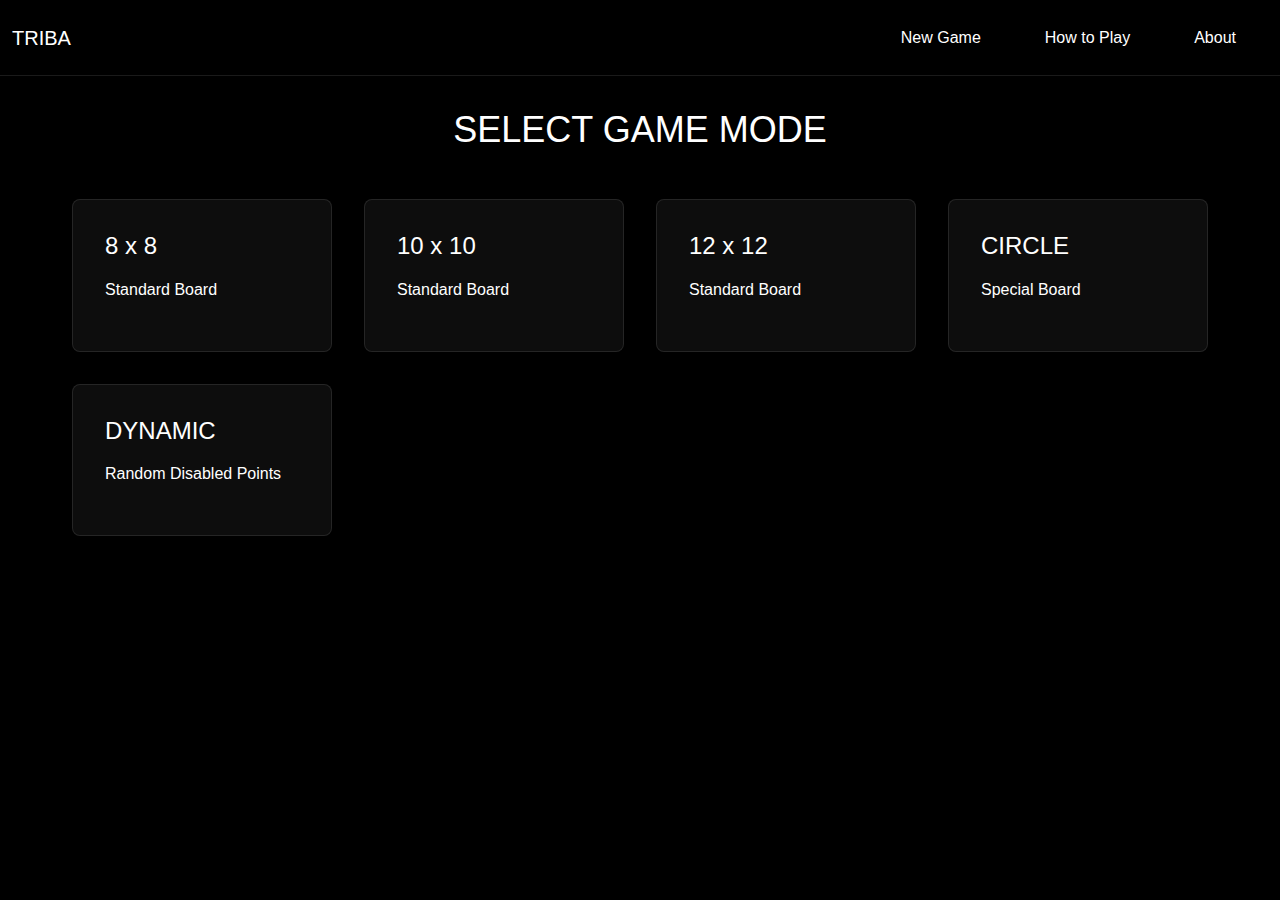
<file: index.html>
<!DOCTYPE html>
<html>
<head>
    <meta charset="UTF-8">
    <meta name="viewport" content="width=device-width, initial-scale=1.0">
    <title>Triba Game</title>
    <link href="https://cdn.jsdelivr.net/npm/bootstrap@5.3.2/dist/css/bootstrap.min.css" rel="stylesheet">
    <link href="https://cdn.jsdelivr.net/npm/bootstrap-icons@1.11.2/font/bootstrap-icons.css" rel="stylesheet">
    <link rel="stylesheet" href="styles.css">
</head>
<body>
    <!-- Sidebar for mobile -->
    <div class="sidebar" id="sidebar">
        <ul class="navbar-nav">
            <li class="nav-item">
                <a class="nav-link" href="index.html" >New Game</a>
            </li>
            <li class="nav-item">
                <a class="nav-link" href="instructions.html" >How to Play</a>
            </li>
            <li class="nav-item">
                <a class="nav-link" href="about.html" >About</a>
            </li>
        </ul>
    </div>

    <!-- Navbar -->
    <nav class="navbar navbar-expand-lg navbar-dark fixed-top custom-navbar">
        <div class="container-fluid">
            <a class="navbar-brand" href="index.html">TRIBA</a>
            <!-- Mobile toggle -->
            <button class="navbar-toggler d-lg-none" type="button" onclick="toggleSidebar()">
                <span class="navbar-toggler-icon"></span>
            </button>
            <!-- Desktop menu -->
            <div class="collapse navbar-collapse justify-content-end" id="navbarNav">
                <ul class="navbar-nav">
                    <li class="nav-item">
                        <a class="nav-link" href="index.html">New Game</a>
                    </li>
                    <li class="nav-item">
                        <a class="nav-link" href="instructions.html">How to Play</a>
                    </li>
                    <li class="nav-item">
                        <a class="nav-link" href="about.html">About</a>
                    </li>
                </ul>
            </div>
        </div>
    </nav>

    <div class="content-wrapper">
        <section id="new-game" class="section active">
            <h1>SELECT GAME MODE</h1>
            <div class="game-modes">
                <div class="mode-card" data-mode="8x8">
                    <h2>8 x 8</h2>
                    <p>Standard Board</p>
                </div>
                <div class="mode-card" data-mode="10x10">
                    <h2>10 x 10</h2>
                    <p>Standard Board</p>
                </div>
                <div class="mode-card" data-mode="12x12">
                    <h2>12 x 12</h2>
                    <p>Standard Board</p>
                </div>
                <div class="mode-card" data-mode="circle">
                    <h2>CIRCLE</h2>
                    <p>Special Board</p>
                </div>
                <div class="mode-card" data-mode="dynamic">
                    <h2>DYNAMIC</h2>
                    <p>Random Disabled Points</p>
                </div>
            </div>
        </section>
    </div>

    <!-- Bootstrap JS -->
    <script src="https://cdn.jsdelivr.net/npm/bootstrap@5.3.2/dist/js/bootstrap.bundle.min.js"></script>
    <script src="script.js"></script>
    <script src="menu.js"></script>
</body>
</html>
</file>
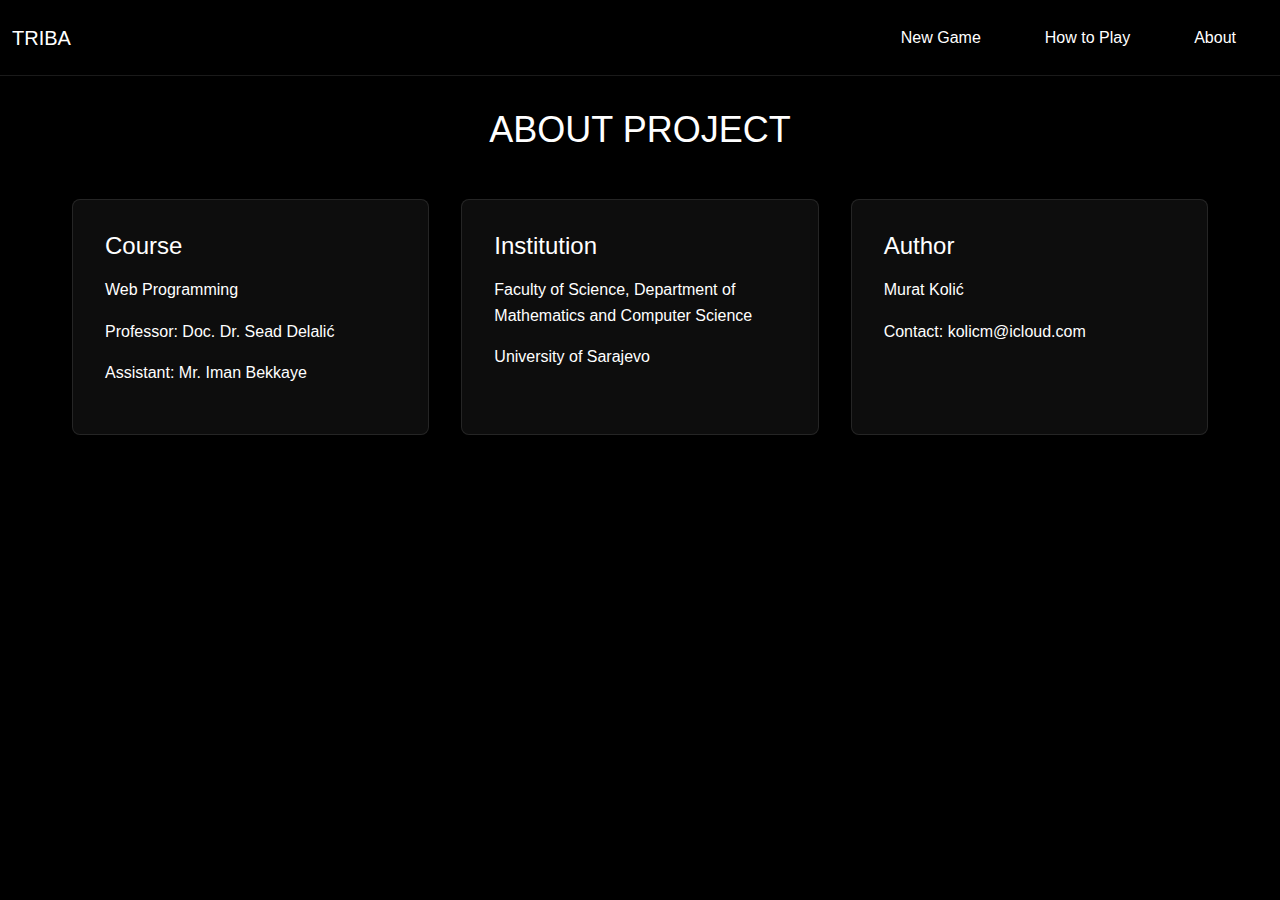
<file: about.html>
<!DOCTYPE html>
<html>
<head>
    <meta charset="UTF-8">
    <meta name="viewport" content="width=device-width, initial-scale=1.0">
    <title>Triba Game</title>
    <link href="https://cdn.jsdelivr.net/npm/bootstrap@5.3.2/dist/css/bootstrap.min.css" rel="stylesheet">
    <link href="https://cdn.jsdelivr.net/npm/bootstrap-icons@1.11.2/font/bootstrap-icons.css" rel="stylesheet">
    <link rel="stylesheet" href="styles.css">
</head>
<body>
    <!-- Sidebar for mobile -->
    <div class="sidebar" id="sidebar">
        <ul class="navbar-nav">
            <li class="nav-item">
                <a class="nav-link" href="index.html" >New Game</a>
            </li>
            <li class="nav-item">
                <a class="nav-link" href="instructions.html" >How to Play</a>
            </li>
            <li class="nav-item">
                <a class="nav-link" href="about.html" >About</a>
            </li>
        </ul>
    </div>

    <!-- Navbar -->
    <nav class="navbar navbar-expand-lg navbar-dark fixed-top custom-navbar">
        <div class="container-fluid">
            <a class="navbar-brand" href="index.html">TRIBA</a>
            <!-- Mobile toggle -->
            <button class="navbar-toggler d-lg-none" type="button" onclick="toggleSidebar()">
                <span class="navbar-toggler-icon"></span>
            </button>
            <!-- Desktop menu -->
            <div class="collapse navbar-collapse justify-content-end" id="navbarNav">
                <ul class="navbar-nav">
                    <li class="nav-item">
                        <a class="nav-link" href="index.html" >New Game</a>
                    </li>
                    <li class="nav-item">
                        <a class="nav-link" href="instructions.html" >How to Play</a>
                    </li>
                    <li class="nav-item">
                        <a class="nav-link" href="about.html" >About</a>
                    </li>
                </ul>
            </div>
        </div>
    </nav>

    <div class="content-wrapper">
        <h1>ABOUT PROJECT</h1>
        <div class="about-content">
                <div class="about-item">
                    <h2>Course</h2>
                    <p>Web Programming</p>
                    <p>Professor: Doc. Dr. Sead Delalić</p>
                    <p>Assistant: Mr. Iman Bekkaye</p>
                </div>
                <div class="about-item">
                    <h2>Institution</h2>
                    <p>Faculty of Science, Department of Mathematics and Computer Science</p>
                    <p>University of Sarajevo</p>
                </div>
                <div class="about-item">
                    <h2>Author</h2>
                    <p>Murat Kolić</p>
                    <p>Contact: kolicm@icloud.com</p>
                </div>
            </div>
    </div>


    <script src="https://cdn.jsdelivr.net/npm/bootstrap@5.3.2/dist/js/bootstrap.bundle.min.js"></script>
    <script src="script.js"></script>
    <script src="menu.js"></script>
</body>
</html>
</file>
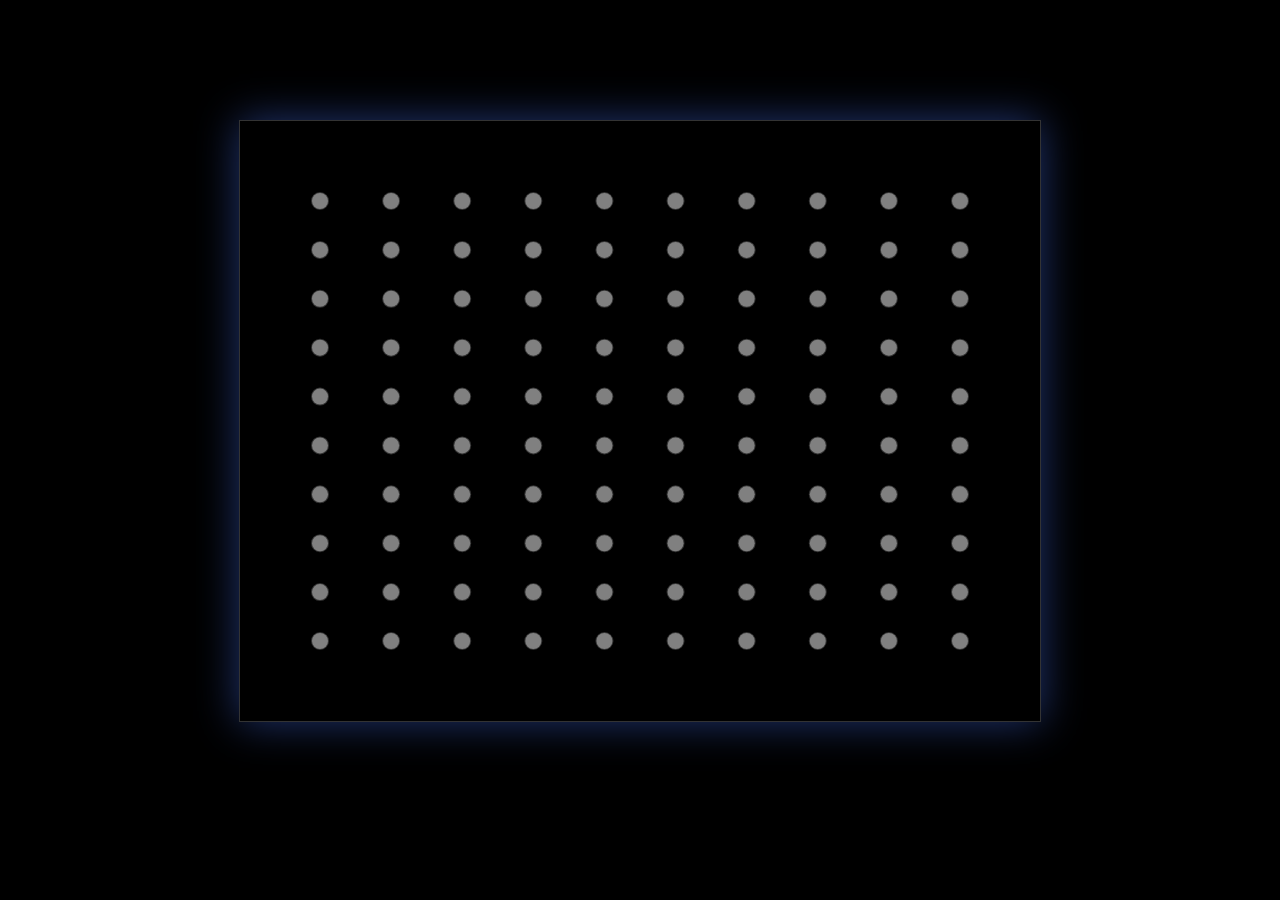
<file: board10x10.html>
<!DOCTYPE html>
<html>
<head>
    <title>Triba Game</title>
    <style>
        body {
            background-color: #000;
            color: white;
        }
        .game-container {
            display: flex;
            justify-content: center;
            align-items: center;
            gap: 200px;
            margin: 100px 20px 20px 20px;
        }
        .sideline {
            width: 10px;
            height: 600px;
            transition: background-color 0.3s ease;
        }
        canvas {
            border: 1px solid #333;
            background-color: #000;
            transition: box-shadow 0.3s ease;
        }
        .canvas-wrapper {
            padding: 20px;
        }
    </style>
</head>
<body>
   
    <div class="game-container">
        <div id="leftLine" class="sideline"></div>
        <div class="canvas-wrapper">
            <canvas id="gameCanvas" width="800" height="600"></canvas>
        </div>
        <div id="rightLine" class="sideline"></div>
    </div>
    <script src="script.js"></script>
</body>
</html>
</file>
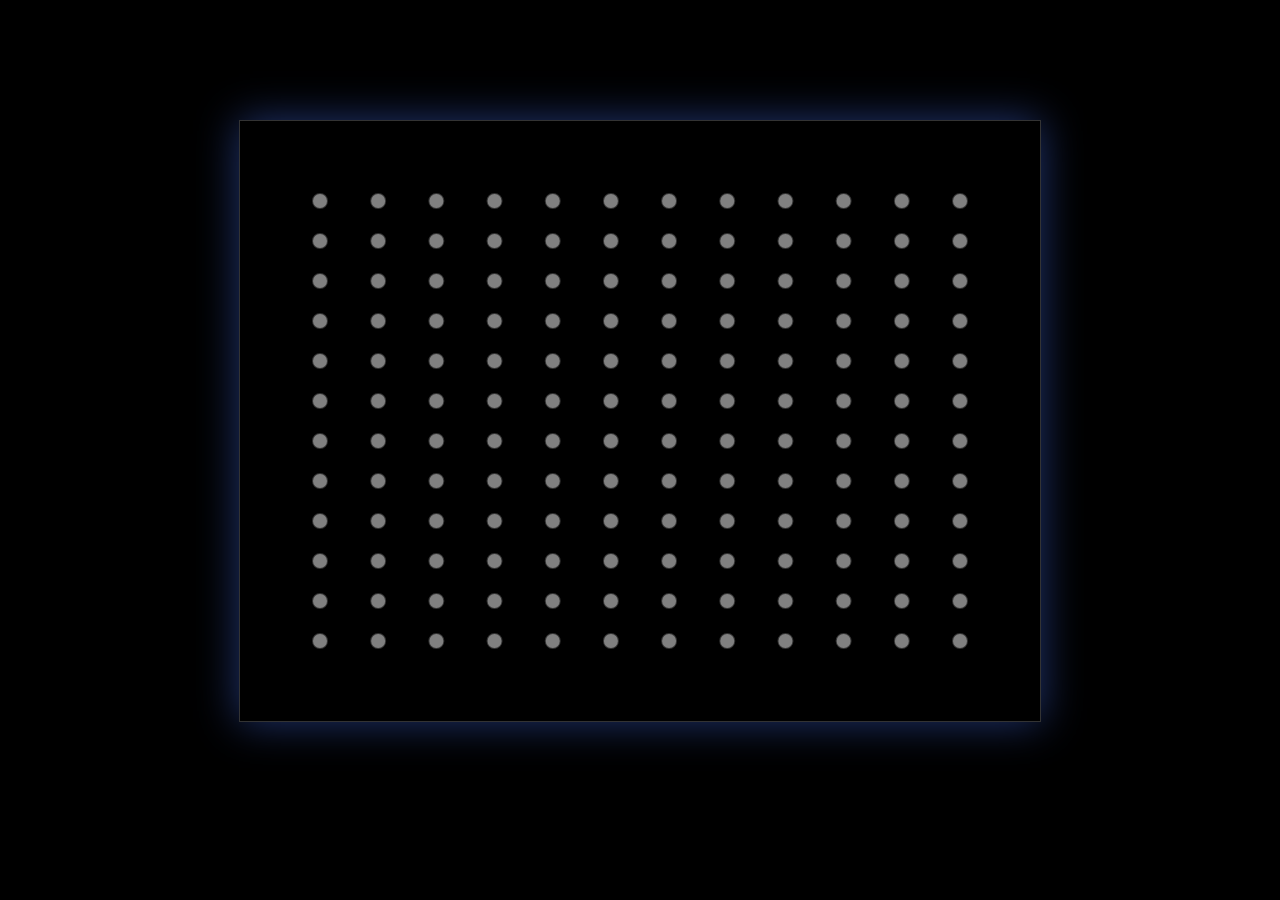
<file: board12x12.html>
<!DOCTYPE html>
<html>
<head>
    <title>Triba - 12x12</title>
    <style>
        body {
            background-color: #000;
            color: white;
        }
        .game-container {
            display: flex;
            justify-content: center;
            align-items: center;
            gap: 200px;
            margin: 100px 20px 20px 20px;
        }
        .sideline {
            width: 10px;
            height: 600px;
            transition: background-color 0.3s ease;
        }
        canvas {
            border: 1px solid #333;
            background-color: #000;
            transition: box-shadow 0.3s ease;
        }
        .canvas-wrapper {
            padding: 20px;
        }
    </style>
</head>
<body>
    <div class="game-container">
        <div id="leftLine" class="sideline"></div>
        <div class="canvas-wrapper">
            <canvas id="gameCanvas" width="800" height="600"></canvas>
        </div>
        <div id="rightLine" class="sideline"></div>
    </div>
    <script src="script.js"></script>
</body>
</html>
</file>
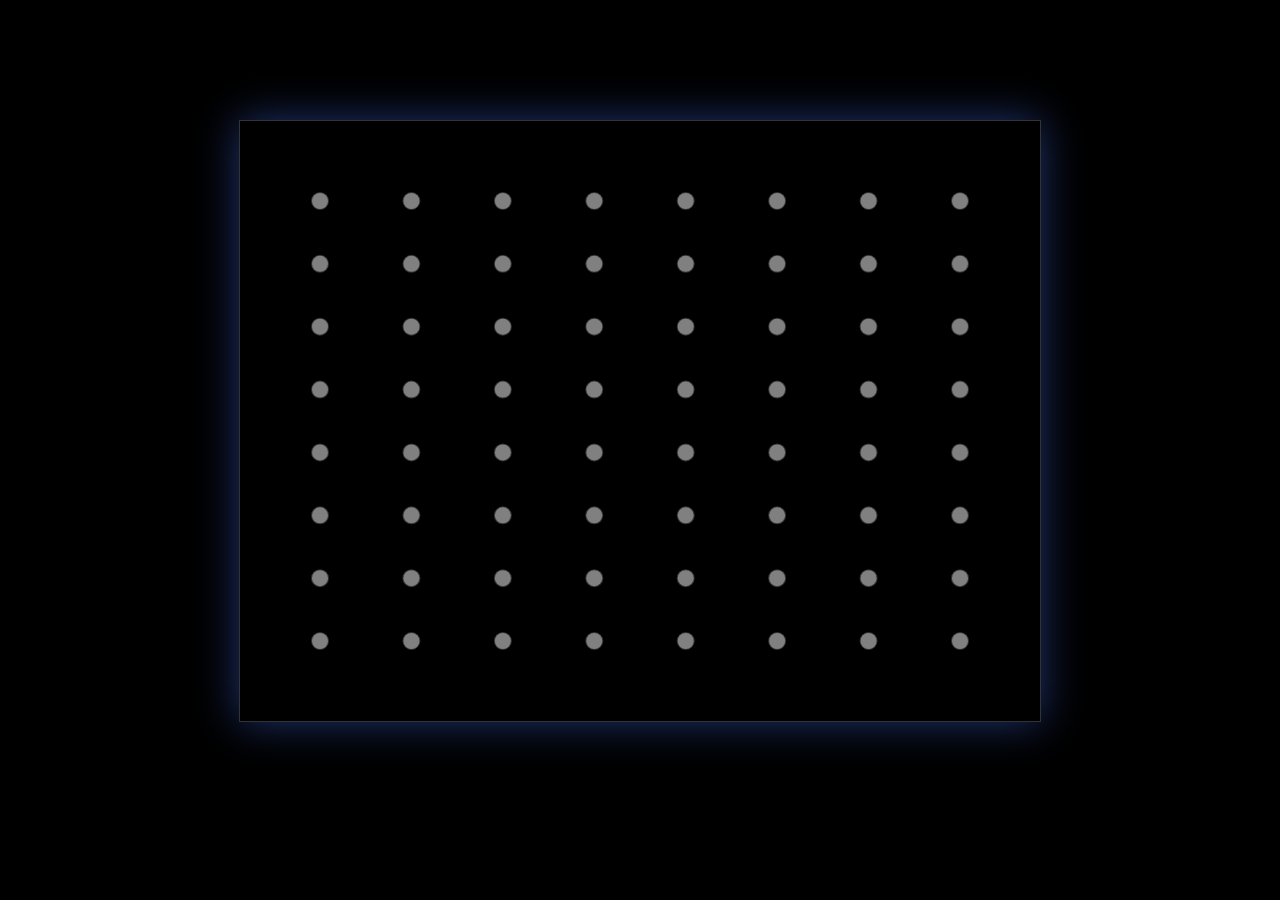
<file: board8x8.html>
<!DOCTYPE html>
<html>
<head>
    <title>Triba - 8x8</title>
    <style>
        body {
            background-color: #000;
            color: white;
        }
        .game-container {
            display: flex;
            justify-content: center;
            align-items: center;
            gap: 200px;
            margin: 100px 20px 20px 20px;
        }
        .sideline {
            width: 10px;
            height: 600px;
            transition: background-color 0.3s ease;
        }
        canvas {
            border: 1px solid #333;
            background-color: #000;
            transition: box-shadow 0.3s ease;
        }
        .canvas-wrapper {
            padding: 20px;
        }
    </style>
</head>
<body>
    <div class="game-container">
        <div id="leftLine" class="sideline"></div>
        <div class="canvas-wrapper">
            <canvas id="gameCanvas" width="800" height="600"></canvas>
        </div>
        <div id="rightLine" class="sideline"></div>
    </div>
    <script src="script.js"></script>
</body>
</html>
</file>
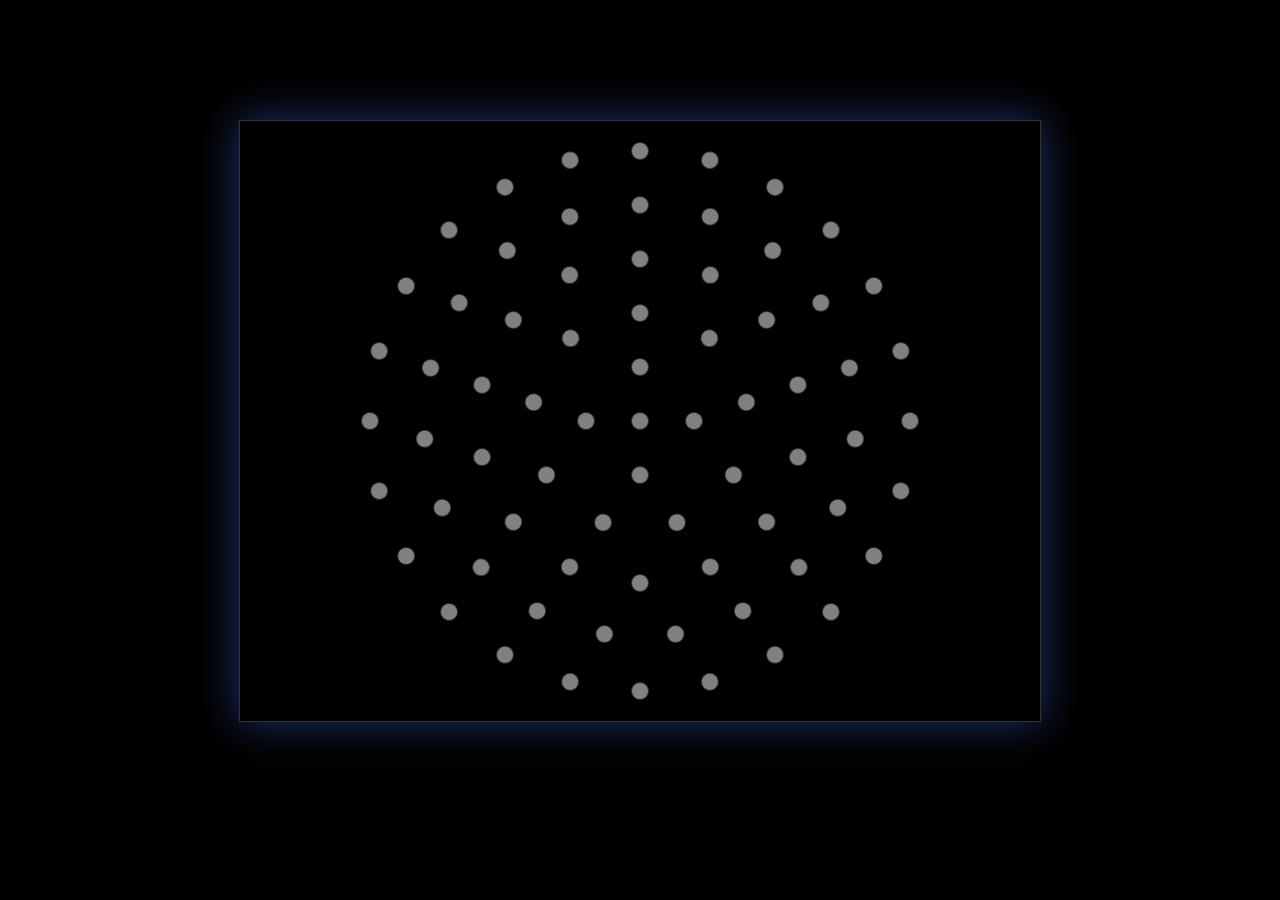
<file: boardCircle.html>
<!DOCTYPE html>
<html>
<head>
    <title>Triba - Circle</title>
    <style>
        body {
            background-color: #000;
            color: white;
        }
        .game-container {
            display: flex;
            justify-content: center;
            align-items: center;
            gap: 200px;
            margin: 100px 20px 20px 20px;
        }
        .sideline {
            width: 10px;
            height: 600px;
            transition: background-color 0.3s ease;
        }
        canvas {
            border: 1px solid #333;
            background-color: #000;
            transition: box-shadow 0.3s ease;
        }
        .canvas-wrapper {
            padding: 20px;
        }
    </style>
</head>
<body>
    <div class="game-container">
        <div id="leftLine" class="sideline"></div>
        <div class="canvas-wrapper">
            <canvas id="gameCanvas" width="800" height="600"></canvas>
        </div>
        <div id="rightLine" class="sideline"></div>
    </div>
    <script src="script.js"></script>
</body>
</html>
</file>
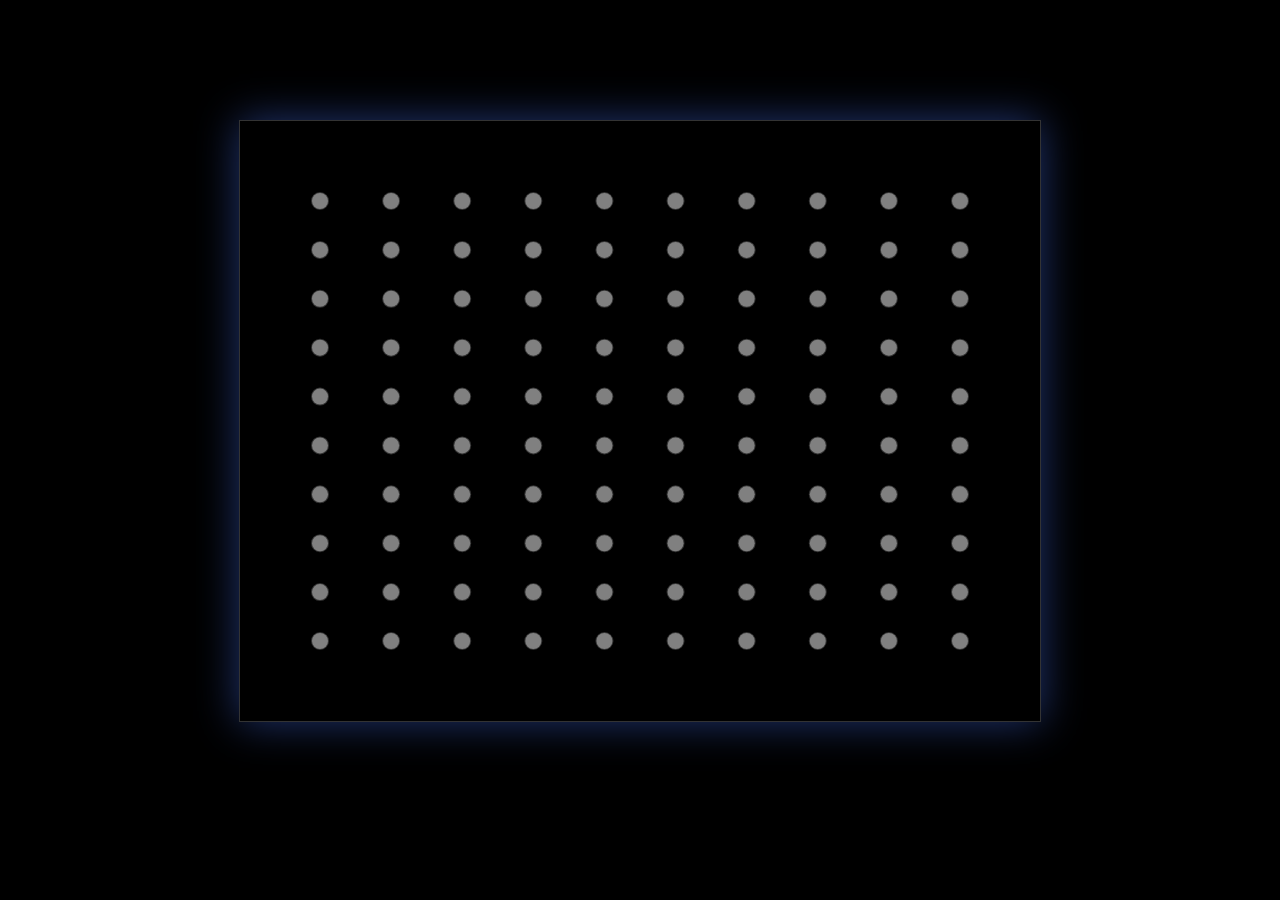
<file: boardDynamic.html>
<!DOCTYPE html>
<html>
<head>
    <title>Triba - Dynamic</title>
    <style>
        body {
            background-color: #000;
            color: white;
        }
        .game-container {
            display: flex;
            justify-content: center;
            align-items: center;
            gap: 200px;
            margin: 100px 20px 20px 20px;
        }
        .sideline {
            width: 10px;
            height: 600px;
            transition: background-color 0.3s ease;
        }
        canvas {
            border: 1px solid #333;
            background-color: #000;
            transition: box-shadow 0.3s ease;
        }
        .canvas-wrapper {
            padding: 20px;
        }
    </style>
</head>
<body>
    <div class="game-container">
        <div id="leftLine" class="sideline"></div>
        <div class="canvas-wrapper">
            <canvas id="gameCanvas" width="800" height="600"></canvas>
        </div>
        <div id="rightLine" class="sideline"></div>
    </div>
    <script src="script.js"></script>
</body>
</html>
</file>
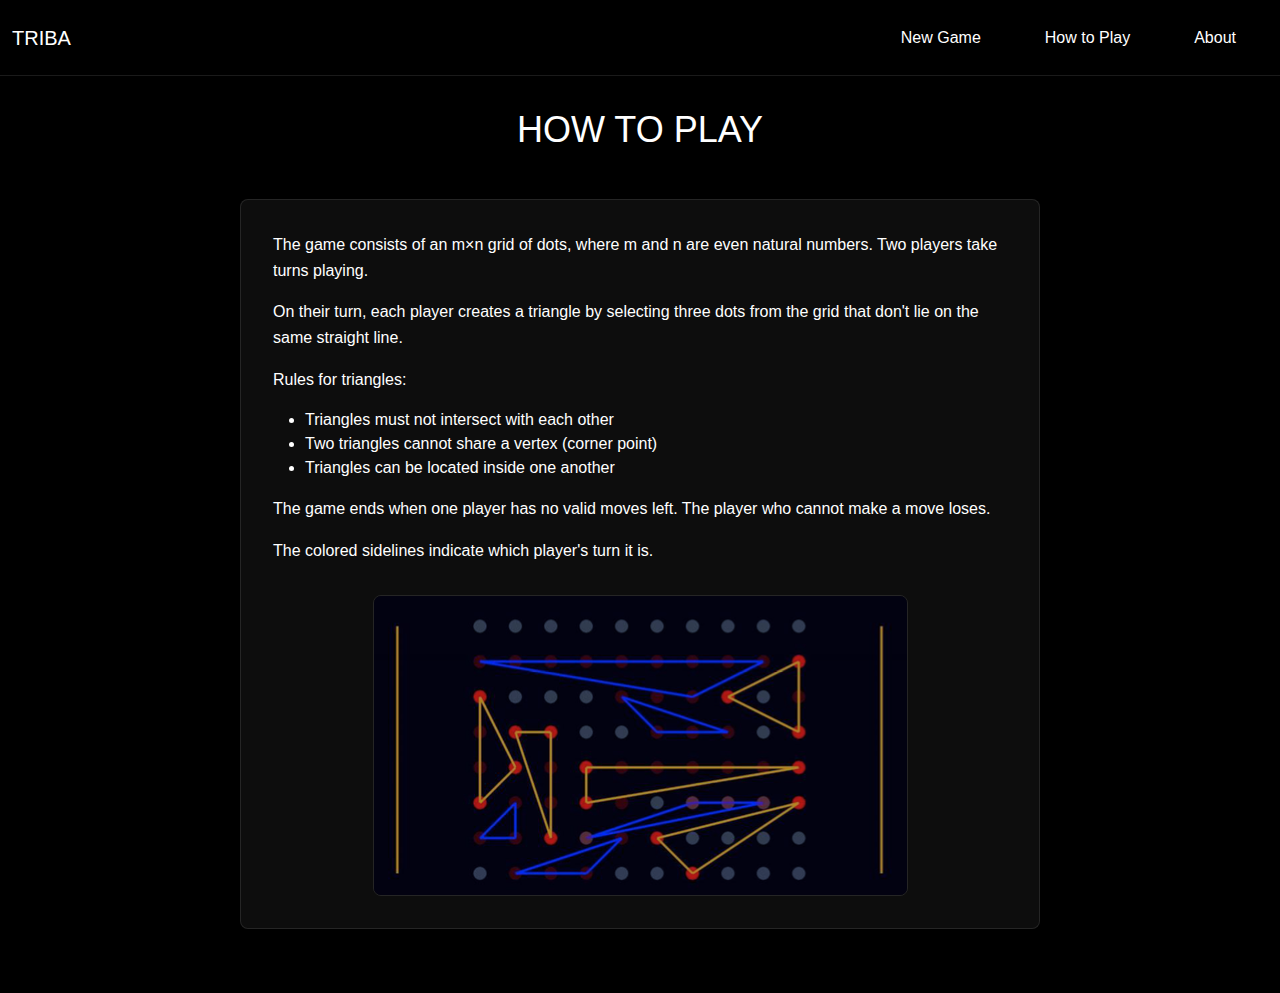
<file: instructions.html>
<!DOCTYPE html>
<html>
<head>
    <meta charset="UTF-8">
    <meta name="viewport" content="width=device-width, initial-scale=1.0">
    <title>Triba Game</title>
    <link href="https://cdn.jsdelivr.net/npm/bootstrap@5.3.2/dist/css/bootstrap.min.css" rel="stylesheet">
    <link href="https://cdn.jsdelivr.net/npm/bootstrap-icons@1.11.2/font/bootstrap-icons.css" rel="stylesheet">
    <link rel="stylesheet" href="styles.css">
</head>
<body>
    <!-- Sidebar for mobile -->
    <div class="sidebar" id="sidebar">
        <ul class="navbar-nav">
            <li class="nav-item">
                <a class="nav-link" href="index.html" >New Game</a>
            </li>
            <li class="nav-item">
                <a class="nav-link" href="instructions.html" >How to Play</a>
            </li>
            <li class="nav-item">
                <a class="nav-link" href="about.html" >About</a>
            </li>
        </ul>
    </div>

    <!-- Navbar -->
    <nav class="navbar navbar-expand-lg navbar-dark fixed-top custom-navbar">
        <div class="container-fluid">
            <a class="navbar-brand" href="index.html">TRIBA</a>
            <!-- Mobile toggle -->
            <button class="navbar-toggler d-lg-none" type="button" onclick="toggleSidebar()">
                <span class="navbar-toggler-icon"></span>
            </button>
            <!-- Desktop menu -->
            <div class="collapse navbar-collapse justify-content-end" id="navbarNav">
                <ul class="navbar-nav">
                    <li class="nav-item">
                        <a class="nav-link" href="index.html" >New Game</a>
                    </li>
                    <li class="nav-item">
                        <a class="nav-link" href="instructions.html" >How to Play</a>
                    </li>
                    <li class="nav-item">
                        <a class="nav-link" href="about.html" >About</a>
                    </li>
                </ul>
            </div>
        </div>
    </nav>

    <div class="content-wrapper">

            <h1>HOW TO PLAY</h1>
            <div class="instructions-content">
                <div class="rules-text">
                    <p>The game consists of an m×n grid of dots, where m and n are even natural numbers. Two players take turns playing.</p>
                    <p>On their turn, each player creates a triangle by selecting three dots from the grid that don't lie on the same straight line.</p>
                    <p>Rules for triangles:</p>
                    <ul>
                        <li>Triangles must not intersect with each other</li>
                        <li>Two triangles cannot share a vertex (corner point)</li>
                        <li>Triangles can be located inside one another</li>
                    </ul>
                    <p>The game ends when one player has no valid moves left. The player who cannot make a move loses.</p>
                    <p>The colored sidelines indicate which player's turn it is.</p>
                    <div class="rules-image">
                        <img src="img/Screenshot 2024-12-11 at 16.18.44.png" alt="Example of gameplay showing triangles and sidelines">
                    </div>
                </div>
            </div>
    </div>

    <!-- Bootstrap JS -->
    <script src="https://cdn.jsdelivr.net/npm/bootstrap@5.3.2/dist/js/bootstrap.bundle.min.js"></script>
    <script src="script.js"></script>
    <script src="menu.js"></script>
</body>
</html>
</file>
<file: styles.css>
:root {
    --primary-color: #000000;
    --secondary-color: #ffffff;
    --accent-color: #005288;
    --hover-color: #005288;
    --navbar-height: 76px;
    --content-max-width: 1200px;
    --spacing-sm: 1rem;
    --spacing-md: 2rem;
    --spacing-lg: 3rem;
}

/* Base styles */
body {
    margin: 0;
    padding: 0;
    background-color: var(--primary-color);
    color: var(--secondary-color);
    font-family: 'Roboto', sans-serif;
    min-height: 100vh;
    padding-top: var(--navbar-height);
}

/* Layout containers */
.content-wrapper {
    max-width: var(--content-max-width);
    margin: 0 auto;
    padding: var(--spacing-md);
}

.game-container {
    display: flex;
    justify-content: center;
    align-items: center;
    gap: var(--spacing-lg);
    margin: var(--navbar-height) auto 0;
    padding: var(--spacing-md);
}

/* Typography */
h1 {
    font-size: 36px;
    font-weight: 300;
    margin-bottom: var(--spacing-lg);
    text-align: center;
}

h2 {
    font-size: 24px;
    margin-bottom: var(--spacing-sm);
}

p {
    margin-bottom: var(--spacing-sm);
    line-height: 1.6;
}

/* Cards and content blocks */
.mode-card, .about-item {
    background: rgba(255, 255, 255, 0.05);
    border: 1px solid rgba(255, 255, 255, 0.1);
    padding: var(--spacing-md);
    border-radius: 8px;
    transition: all 0.3s ease;
}

.mode-card {
    cursor: pointer;
}

.mode-card:hover {
    background: rgba(255, 255, 255, 0.1);
    transform: translateY(-5px);
}

/* Game elements */
.canvas-wrapper {
    padding: var(--spacing-md);
    border-radius: 8px;
}

.sideline {
    width: 10px;
    height: 600px;
    transition: background-color 0.3s ease;
}

/* Navigation */
.custom-navbar {
    background-color: var(--primary-color) !important;
    border-bottom: 1px solid rgba(255, 255, 255, 0.1);
    height: var(--navbar-height);
}

.nav-link {
    color: var(--secondary-color) !important;
    transition: color 0.3s ease;
    padding: var(--spacing-sm) var(--spacing-md) !important;
}

.nav-link:hover {
    color: var(--hover-color) !important;
}

/* Sidebar */
.sidebar {
    position: fixed;
    top: var(--navbar-height);
    right: -250px;
    width: 250px;
    height: calc(100vh - var(--navbar-height));
    background-color: var(--primary-color);
    transition: right 0.3s ease;
    z-index: 1030;
    padding-top: var(--spacing-md);
    border-left: 1px solid rgba(255, 255, 255, 0.1);
}

.sidebar.active {
    right: 0;
}

/* Grid layouts */
.game-modes {
    display: grid;
    grid-template-columns: repeat(auto-fit, minmax(250px, 1fr));
    gap: var(--spacing-md);
    margin-top: var(--spacing-lg);
}

.about-content {
    display: grid;
    grid-template-columns: repeat(auto-fit, minmax(300px, 1fr));
    gap: var(--spacing-md);
}

/* Responsive adjustments */
@media (max-width: 991.98px) {
    .navbar-collapse {
        background-color: var(--primary-color);
        padding: var(--spacing-sm);
    }
    
    .game-container {
        gap: var(--spacing-md);
        margin: var(--spacing-md);
    }
}

@media (min-width: 992px) {
    .sidebar, .navbar-toggler {
        display: none;
    }
}

/* Instructions page styles */
.instructions-content {
    max-width: 800px;
    margin: 0 auto;
    text-align: center;
}

.rules-text {
    background: rgba(255, 255, 255, 0.05);
    padding: var(--spacing-md);
    border-radius: 8px;
    border: 1px solid rgba(255, 255, 255, 0.1);
    margin-bottom: var(--spacing-md);
    text-align: left;
}

.rules-image {
    margin-top: var(--spacing-md);
    text-align: center;
}

.rules-image img {
    max-width: 100%;
    height: auto;
    border-radius: 8px;
    border: 1px solid rgba(255, 255, 255, 0.1);
}
</file>
